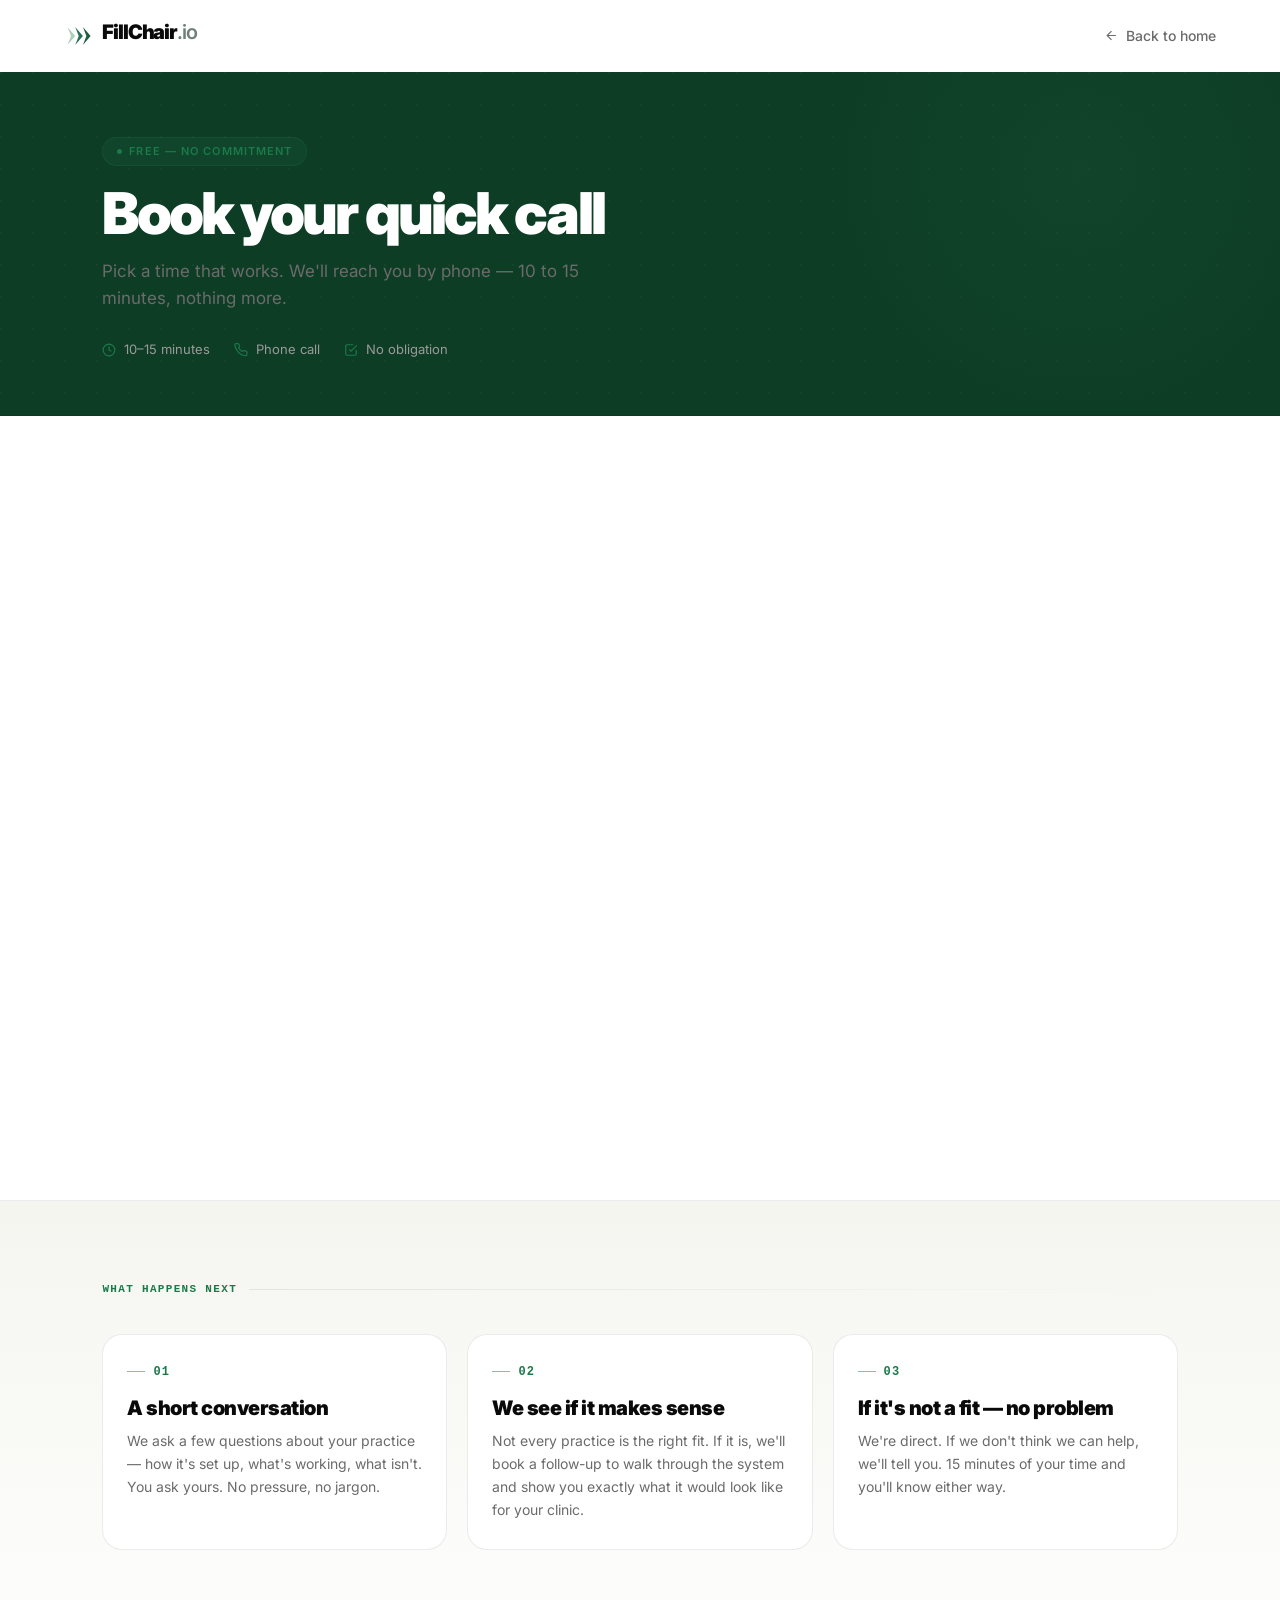
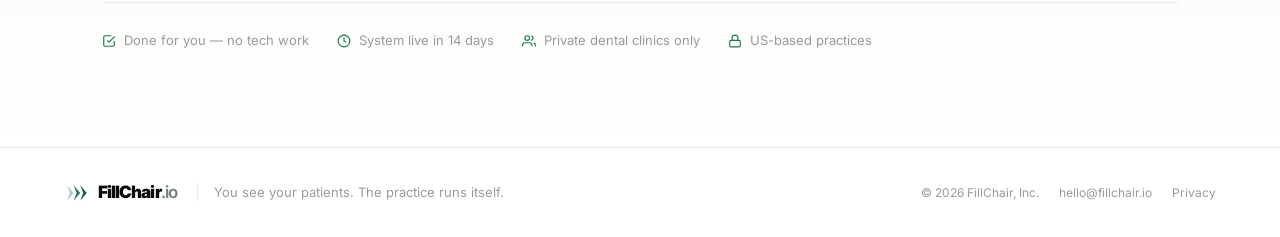
<file: booking.html>
<!DOCTYPE html>
<html lang="en">
<head>
  <meta charset="utf-8" />
  <meta name="viewport" content="width=device-width, initial-scale=1" />
  <title>Book a Quick Call — FillChair.io</title>
  <link rel="icon" type="image/svg+xml" href="favicon.svg" />
  <link rel="stylesheet" href="styles.css" />
  <style>
    /* ── Page-specific overrides ── */

    /* Sticky nav */
    .bk-nav {
      position: fixed; top: 0; left: 0; right: 0; z-index: 50;
      height: 72px;
      display: flex; align-items: center; justify-content: space-between;
      padding: 0 5%;
      background: rgba(10,10,10,0.0);
      backdrop-filter: none;
      -webkit-backdrop-filter: none;
      border-bottom: 1px solid transparent;
      transition: all 240ms cubic-bezier(0.2,0.7,0.2,1);
    }
    .bk-nav.scrolled {
      background: rgba(10,10,10,0.82);
      backdrop-filter: saturate(180%) blur(18px);
      -webkit-backdrop-filter: saturate(180%) blur(18px);
      border-bottom-color: var(--border);
    }
    .bk-nav-back {
      font-size: 14px; font-weight: 500;
      color: var(--fg-3); text-decoration: none;
      display: inline-flex; align-items: center; gap: 7px;
      transition: color 180ms;
    }
    .bk-nav-back:hover { color: var(--fg); }
    .bk-nav-back svg { transition: transform 200ms; }
    .bk-nav-back:hover svg { transform: translateX(-2px); }

    /* Hero header band */
    .bk-hero {
      padding-top: 72px;
      background: var(--bg);
    }
    .bk-header {
      background: var(--moss-900);
      border-bottom: 1px solid var(--border);
      padding: 64px 8% 56px;
      position: relative;
      overflow: hidden;
    }
    .bk-header::before {
      content: '';
      position: absolute; top: -200px; right: -100px;
      width: 600px; height: 600px;
      background: radial-gradient(circle, rgba(31,92,66,0.22) 0%, transparent 60%);
      pointer-events: none;
    }
    .bk-header::after {
      content: '';
      position: absolute; inset: 0;
      background-image: radial-gradient(circle at 1px 1px, rgba(255,255,255,0.03) 1px, transparent 0);
      background-size: 32px 32px;
      pointer-events: none;
    }
    .bk-header-inner {
      max-width: 1100px; margin: 0 auto;
      position: relative; z-index: 1;
    }
    .bk-tag {
      display: inline-flex; align-items: center; gap: 7px;
      background: rgba(31,92,66,0.25); border: 1px solid rgba(31,92,66,0.4);
      border-radius: 999px; padding: 5px 14px;
      font-size: 11px; font-weight: 600; color: var(--accent);
      letter-spacing: 0.10em; text-transform: uppercase;
      margin-bottom: 20px;
    }
    .bk-tag-dot {
      width: 5px; height: 5px; border-radius: 50%;
      background: var(--accent); flex-shrink: 0;
    }
    .bk-title {
      font-family: var(--font-display); font-weight: 900;
      font-size: clamp(36px, 4.5vw, 64px); line-height: 0.97;
      letter-spacing: -0.05em; color: #FFFFFF;
      margin-bottom: 16px;
    }
    .bk-subtitle {
      font-size: 17px; font-weight: 400;
      color: var(--fg-3); line-height: 1.6;
      max-width: 480px; margin-bottom: 28px;
    }
    .bk-meta {
      display: flex; align-items: center; gap: 24px; flex-wrap: wrap;
    }
    .bk-meta-item {
      display: flex; align-items: center; gap: 8px;
      font-size: 13px; font-weight: 400; color: var(--fg-muted);
    }
    .bk-meta-item svg { color: var(--accent); flex-shrink: 0; }

    /* Calendar body */
    .bk-cal-body {
      max-width: 1100px; margin: 0 auto;
      padding: 48px 8% 56px;
    }
    .bk-cal-body iframe {
      display: block; width: 100%; min-height: 680px;
      border: none; border-radius: 20px;
      background: var(--bg-raised);
    }

    /* Below fold */
    .bk-below {
      border-top: 1px solid var(--border);
      padding: 80px 8% 96px;
      background: linear-gradient(180deg, var(--ink-850, #111) 0%, var(--bg) 100%);
    }
    .bk-below-inner { max-width: 1100px; margin: 0 auto; }

    .bk-section-label {
      font-family: var(--font-mono); font-size: 11px; font-weight: 600;
      color: var(--accent); letter-spacing: 0.12em; text-transform: uppercase;
      display: flex; align-items: center; gap: 12px;
      margin-bottom: 36px;
    }
    .bk-section-label::after {
      content: ''; flex: 1; height: 1px;
      background: linear-gradient(90deg, var(--border) 0%, transparent 100%);
    }

    /* Step cards */
    .bk-steps {
      display: grid; grid-template-columns: repeat(3, 1fr);
      gap: 20px; margin-bottom: 52px;
    }
    .bk-step-card {
      background: var(--bg-raised);
      border: 1px solid var(--border);
      border-radius: 20px; padding: 28px 24px;
      transition: all 240ms cubic-bezier(0.2,0.7,0.2,1);
    }
    .bk-step-card:hover {
      border-color: var(--border-strong);
      transform: translateY(-2px);
      box-shadow: var(--shadow-2);
    }
    .bk-step-num {
      font-family: var(--font-mono); font-size: 12px; font-weight: 700;
      color: var(--accent); letter-spacing: 0.10em;
      margin-bottom: 16px;
      display: flex; align-items: center; gap: 8px;
    }
    .bk-step-num::before {
      content: ''; display: inline-block;
      width: 18px; height: 1px;
      background: var(--accent); opacity: 0.5; flex-shrink: 0;
    }
    .bk-step-title {
      font-family: var(--font-display); font-weight: 900;
      font-size: 20px; line-height: 1.1; letter-spacing: -0.025em;
      color: var(--fg); margin-bottom: 10px;
    }
    .bk-step-desc {
      font-size: 14px; font-weight: 400;
      color: var(--fg-3); line-height: 1.65;
    }

    /* Trust strip */
    .bk-trust {
      display: flex; align-items: center; gap: 28px; flex-wrap: wrap;
      padding-top: 28px; border-top: 1px solid var(--border);
    }
    .bk-trust-item {
      display: flex; align-items: center; gap: 8px;
      font-size: 13px; font-weight: 400; color: var(--fg-muted);
    }
    .bk-trust-item svg { color: var(--accent); flex-shrink: 0; }

    /* Footer */
    .bk-footer {
      border-top: 1px solid var(--border);
      padding: 32px 5%;
      display: flex; align-items: center; justify-content: space-between;
      flex-wrap: wrap; gap: 20px;
    }
    .bk-foot-left {
      display: flex; align-items: center; gap: 16px;
    }
    .bk-foot-divider {
      padding-left: 16px; border-left: 1px solid var(--border); margin-left: 4px;
      color: var(--fg-muted); font-size: 13px;
    }
    .bk-foot-right {
      display: flex; align-items: center; gap: 20px;
      color: var(--fg-muted); font-size: 12px;
    }
    .bk-foot-right a {
      color: var(--fg-muted); text-decoration: none; transition: color 150ms;
    }
    .bk-foot-right a:hover { color: var(--fg-3); }

    /* Animations */
    @keyframes bkRise {
      from { opacity: 0; transform: translateY(16px); }
      to   { opacity: 1; transform: translateY(0); }
    }
    .bk-header-inner { animation: bkRise 480ms cubic-bezier(0.2,0.7,0.2,1) both; }
    .bk-cal-body     { animation: bkRise 480ms 120ms cubic-bezier(0.2,0.7,0.2,1) both; }
    .bk-below        { animation: bkRise 480ms 200ms cubic-bezier(0.2,0.7,0.2,1) both; }

    /* Responsive */
    @media (max-width: 860px) {
      .bk-header { padding: 48px 6% 40px; }
      .bk-cal-body { padding: 32px 6% 40px; }
      .bk-steps { grid-template-columns: 1fr; }
      .bk-below { padding: 56px 6% 72px; }
    }
    @media (max-width: 520px) {
      .bk-header { padding: 36px 5% 30px; }
      .bk-cal-body { padding: 20px 5% 28px; }
    }
  </style>
</head>
<body>

<!-- NAV -->
<nav class="bk-nav" id="bkNav">
  <a href="index.html" style="display:inline-flex; text-decoration:none;">
    <!-- LogoMark inline SVG — matches atoms.jsx -->
    <svg width="28" height="28" viewBox="0 0 160 160" aria-hidden="true" style="flex-shrink:0; margin-right:10px;">
      <polygon points="20,28 64,80 20,132 40,80" fill="#ACCFBC"/>
      <polygon points="64,28 108,80 64,132 84,80" fill="#287256"/>
      <polygon points="108,28 152,80 108,132 128,80" fill="#1F5C42"/>
    </svg>
    <span style="font-family:var(--font-display);font-weight:900;font-size:20px;letter-spacing:-0.055em;line-height:1;color:var(--fg);">
      FillChair<span style="color:#6F8079;font-weight:600;">.io</span>
    </span>
  </a>
  <a href="index.html" class="bk-nav-back">
    <svg width="15" height="15" fill="none" stroke="currentColor" stroke-width="1.8" viewBox="0 0 24 24">
      <path d="M19 12H5M12 5l-7 7 7 7"/>
    </svg>
    Back to home
  </a>
</nav>

<!-- HERO -->
<section class="bk-hero">

  <div class="bk-header">
    <div class="bk-header-inner">
      <div class="bk-tag">
        <span class="bk-tag-dot"></span>
        Free — no commitment
      </div>
      <h1 class="bk-title">Book your quick call</h1>
      <p class="bk-subtitle">Pick a time that works. We'll reach you by phone — 10 to 15 minutes, nothing more.</p>
      <div class="bk-meta">
        <div class="bk-meta-item">
          <svg width="14" height="14" fill="none" stroke="currentColor" stroke-width="2" viewBox="0 0 24 24">
            <circle cx="12" cy="12" r="10"/><path d="M12 6v6l4 2"/>
          </svg>
          10–15 minutes
        </div>
        <div class="bk-meta-item">
          <svg width="14" height="14" fill="none" stroke="currentColor" stroke-width="2" viewBox="0 0 24 24">
            <path d="M22 16.92v3a2 2 0 0 1-2.18 2 19.79 19.79 0 0 1-8.63-3.07A19.5 19.5 0 0 1 4.69 12 19.79 19.79 0 0 1 1.61 3.22 2 2 0 0 1 3.6 1h3a2 2 0 0 1 2 1.72c.13.96.36 1.9.7 2.81a2 2 0 0 1-.45 2.11L7.91 8.6a16 16 0 0 0 5.95 5.95l.96-.96a2 2 0 0 1 2.11-.45c.91.34 1.85.57 2.81.7A2 2 0 0 1 22 16.92z"/>
          </svg>
          Phone call
        </div>
        <div class="bk-meta-item">
          <svg width="14" height="14" fill="none" stroke="currentColor" stroke-width="2" viewBox="0 0 24 24">
            <path d="M9 11l3 3L22 4"/><path d="M21 12v7a2 2 0 0 1-2 2H5a2 2 0 0 1-2-2V5a2 2 0 0 1 2-2h11"/>
          </svg>
          No obligation
        </div>
      </div>
    </div>
  </div>

  <!-- Calendar embed -->
  <div class="bk-cal-body">
    <iframe
      src="https://api.leadconnectorhq.com/widget/booking/h184iFP5qR7LPdrkCC9L"
      scrolling="no"
      id="h184iFP5qR7LPdrkCC9L_1778750719723">
    </iframe>
    <script src="https://link.msgsndr.com/js/form_embed.js" type="text/javascript"></script>
  </div>

</section>

<!-- BELOW THE FOLD -->
<div class="bk-below">
  <div class="bk-below-inner">

    <div class="bk-section-label">What happens next</div>

    <div class="bk-steps">
      <div class="bk-step-card">
        <div class="bk-step-num">01</div>
        <div class="bk-step-title">A short conversation</div>
        <div class="bk-step-desc">We ask a few questions about your practice — how it's set up, what's working, what isn't. You ask yours. No pressure, no jargon.</div>
      </div>
      <div class="bk-step-card">
        <div class="bk-step-num">02</div>
        <div class="bk-step-title">We see if it makes sense</div>
        <div class="bk-step-desc">Not every practice is the right fit. If it is, we'll book a follow-up to walk through the system and show you exactly what it would look like for your clinic.</div>
      </div>
      <div class="bk-step-card">
        <div class="bk-step-num">03</div>
        <div class="bk-step-title">If it's not a fit — no problem</div>
        <div class="bk-step-desc">We're direct. If we don't think we can help, we'll tell you. 15 minutes of your time and you'll know either way.</div>
      </div>
    </div>

    <div class="bk-trust">
      <div class="bk-trust-item">
        <svg width="14" height="14" fill="none" stroke="currentColor" stroke-width="2" viewBox="0 0 24 24">
          <path d="M9 11l3 3L22 4"/><path d="M21 12v7a2 2 0 0 1-2 2H5a2 2 0 0 1-2-2V5a2 2 0 0 1 2-2h11"/>
        </svg>
        Done for you — no tech work
      </div>
      <div class="bk-trust-item">
        <svg width="14" height="14" fill="none" stroke="currentColor" stroke-width="2" viewBox="0 0 24 24">
          <circle cx="12" cy="12" r="10"/><path d="M12 6v6l4 2"/>
        </svg>
        System live in 14 days
      </div>
      <div class="bk-trust-item">
        <svg width="14" height="14" fill="none" stroke="currentColor" stroke-width="2" viewBox="0 0 24 24">
          <path d="M17 21v-2a4 4 0 0 0-4-4H5a4 4 0 0 0-4 4v2"/><circle cx="9" cy="7" r="4"/>
          <path d="M23 21v-2a4 4 0 0 0-3-3.87"/><path d="M16 3.13a4 4 0 0 1 0 7.75"/>
        </svg>
        Private dental clinics only
      </div>
      <div class="bk-trust-item">
        <svg width="14" height="14" fill="none" stroke="currentColor" stroke-width="2" viewBox="0 0 24 24">
          <rect x="3" y="11" width="18" height="11" rx="2"/><path d="M7 11V7a5 5 0 0 1 10 0v4"/>
        </svg>
        US-based practices
      </div>
    </div>

  </div>
</div>

<!-- FOOTER -->
<footer class="bk-footer">
  <div class="bk-foot-left">
    <a href="index.html" style="display:inline-flex;align-items:center;gap:10px;text-decoration:none;">
      <svg width="24" height="24" viewBox="0 0 160 160" aria-hidden="true">
        <polygon points="20,28 64,80 20,132 40,80" fill="#ACCFBC"/>
        <polygon points="64,28 108,80 64,132 84,80" fill="#287256"/>
        <polygon points="108,28 152,80 108,132 128,80" fill="#1F5C42"/>
      </svg>
      <span style="font-family:var(--font-display);font-weight:900;font-size:17px;letter-spacing:-0.055em;color:var(--fg);">
        FillChair<span style="color:#6F8079;font-weight:600;">.io</span>
      </span>
    </a>
    <div class="bk-foot-divider">You see your patients. The practice runs itself.</div>
  </div>
  <div class="bk-foot-right">
    <span>© 2026 FillChair, Inc.</span>
    <a href="mailto:hello@fillchair.io">hello@fillchair.io</a>
    <a href="#">Privacy</a>
  </div>
</footer>

<script>
  const nav = document.getElementById('bkNav');
  window.addEventListener('scroll', () => {
    nav.classList.toggle('scrolled', window.scrollY > 10);
  });
</script>

</body>
</html>
</file>
<file: styles.css>
/* FillChair marketing UI kit — global styles (v2: premium healthcare).
   Design tokens inlined — no external import needed. */

@import url('https://fonts.googleapis.com/css2?family=Inter:wght@300;400;500;600;700;800;900&display=swap');

:root {
  /* ── Fonts ── */
  --font-sans:    'Inter', system-ui, -apple-system, sans-serif;
  --font-display: 'Inter', system-ui, -apple-system, sans-serif;
  --font-mono:    'SF Mono', 'Fira Code', 'Fira Mono', monospace;

  /* ── Base backgrounds — LIGHT ── */
  --bg:           #FFFFFF;
  --bg-raised:    #FFFFFF;
  --paper:        #FAFAF7;
  --paper-2:      #F5F5F0;

  /* ── Ink scale (used as bg in dark cards/sections) ── */
  --ink-850:      #F5F5F0;
  --ink-800:      #F0F0EB;
  --ink-700:      #E8E8E2;
  --ink-600:      #DDDDD7;
  --ink-500:      #D0D0CA;

  /* ── Foreground ── */
  --fg:           #0A0A0A;
  --fg-2:         #2A2A2A;
  --fg-3:         #6B6B6B;
  --fg-muted:     #9A9A9A;
  --fg-dim:       #BABABA;

  /* ── Accent — Emerald ── */
  --accent:       #1A7A4A;
  --accent-hover: #1E9057;
  --accent-fg:    #FFFFFF;

  /* ── Moss palette (used for the two green blocks) ── */
  --moss-900:     #0D3D25;
  --moss-50:      rgba(26, 122, 74, 0.06);
  --moss-300:     #22A863;

  /* ── Sky (info tones) ── */
  --sky-glow:     rgba(26, 122, 74, 0.08);
  --sky-300:      #1A7A4A;
  --sky-500:      #145E37;

  /* ── Slate ── */
  --slate-3:      #6F8079;
  --slate-400:    #8A9490;

  /* ── Borders ── */
  --border:        rgba(0, 0, 0, 0.08);
  --border-strong: rgba(0, 0, 0, 0.16);

  /* ── Semantic ── */
  --success:      #16A34A;
  --success-soft: rgba(22, 163, 74, 0.10);
  --warning:      #D97706;
  --warning-soft: rgba(217, 119, 6, 0.10);

  /* ── Shadows ── */
  --shadow-1:  0 1px 3px rgba(0,0,0,0.07), 0 1px 2px rgba(0,0,0,0.05);
  --shadow-2:  0 4px 16px rgba(0,0,0,0.10), 0 2px 4px rgba(0,0,0,0.06);
  --shadow-3:  0 12px 40px rgba(0,0,0,0.13), 0 4px 12px rgba(0,0,0,0.07);

  /* ── Glow ── */
  --glow-accent: 0 0 0 1px rgba(26,122,74,0.2), 0 8px 32px rgba(26,122,74,0.10);

  /* ── Mist ── */
  --mist: rgba(0,0,0,0.04);
}

/* ===== Reset ===== */
* { box-sizing: border-box; margin: 0; padding: 0; }

html, body {
  background: var(--bg);
  color: var(--fg);
  font-family: var(--font-sans);
  font-size: 17px;
  line-height: 1.5;
  -webkit-font-smoothing: antialiased;
  text-rendering: optimizeLegibility;
  scroll-behavior: smooth;
}

img { max-width: 100%; display: block; }
button { font-family: inherit; cursor: pointer; }

/* ===== Layout primitives ===== */
.fc-container {
  max-width: 1240px;
  margin: 0 auto;
  padding: 0 24px;
}

.fc-section {
  padding: 120px 0;
  position: relative;
}

.fc-section--tight {
  padding: 64px 0;
}

.fc-eyebrow {
  font-family: var(--font-sans);
  font-weight: 600;
  font-size: 12px;
  letter-spacing: 0.16em;
  text-transform: uppercase;
  color: var(--accent);
  display: inline-flex;
  align-items: center;
  gap: 10px;
}
.fc-eyebrow::before {
  content: "";
  display: inline-block;
  width: 5px;
  height: 5px;
  border-radius: 50%;
  background: var(--accent);
}

/* ===== Button ===== */
.fc-btn {
  font-family: var(--font-sans);
  font-weight: 600;
  font-size: 15px;
  letter-spacing: -0.005em;
  padding: 13px 22px;
  border-radius: 999px;
  border: 1px solid transparent;
  display: inline-flex;
  align-items: center;
  gap: 8px;
  transition: all 200ms cubic-bezier(0.2, 0.7, 0.2, 1);
  text-decoration: none;
}
.fc-btn:active { transform: translateY(1px); }
.fc-btn-primary {
  background: var(--accent);
  color: var(--accent-fg);
  box-shadow: var(--shadow-2);
}
.fc-btn-primary:hover { background: var(--accent-hover); box-shadow: var(--shadow-3); transform: translateY(-1px); }
.fc-btn-secondary {
  background: var(--bg-raised);
  color: var(--fg);
  border-color: var(--border);
  box-shadow: var(--shadow-1);
}
.fc-btn-secondary:hover { border-color: var(--border-strong); box-shadow: var(--shadow-2); }
.fc-btn-ghost {
  background: transparent;
  color: var(--fg-2);
}
.fc-btn-ghost:hover { color: var(--fg); }
.fc-btn-lg { font-size: 16px; padding: 16px 28px; }
.fc-btn-sm { font-size: 13px; padding: 8px 14px; }
.fc-btn .arrow { transition: transform 200ms; }
.fc-btn:hover .arrow { transform: translateX(3px); }

/* ===== Card ===== */
.fc-card {
  background: var(--bg-raised);
  border: 1px solid var(--border);
  border-radius: 20px;
  padding: 32px;
  box-shadow: var(--shadow-1);
}
.fc-card--hover { transition: all 240ms cubic-bezier(0.2, 0.7, 0.2, 1); }
.fc-card--hover:hover { border-color: var(--border-strong); transform: translateY(-2px); box-shadow: var(--shadow-2); }

/* ===== Dot grid background ===== */
.fc-dotgrid {
  background-image: radial-gradient(circle at 1px 1px, var(--border-strong) 1px, transparent 0);
  background-size: 24px 24px;
}

/* ===== Section divider ===== */
.fc-hr {
  height: 1px;
  background: linear-gradient(90deg, transparent 0%, var(--border) 50%, transparent 100%);
  border: 0;
}
</file>
